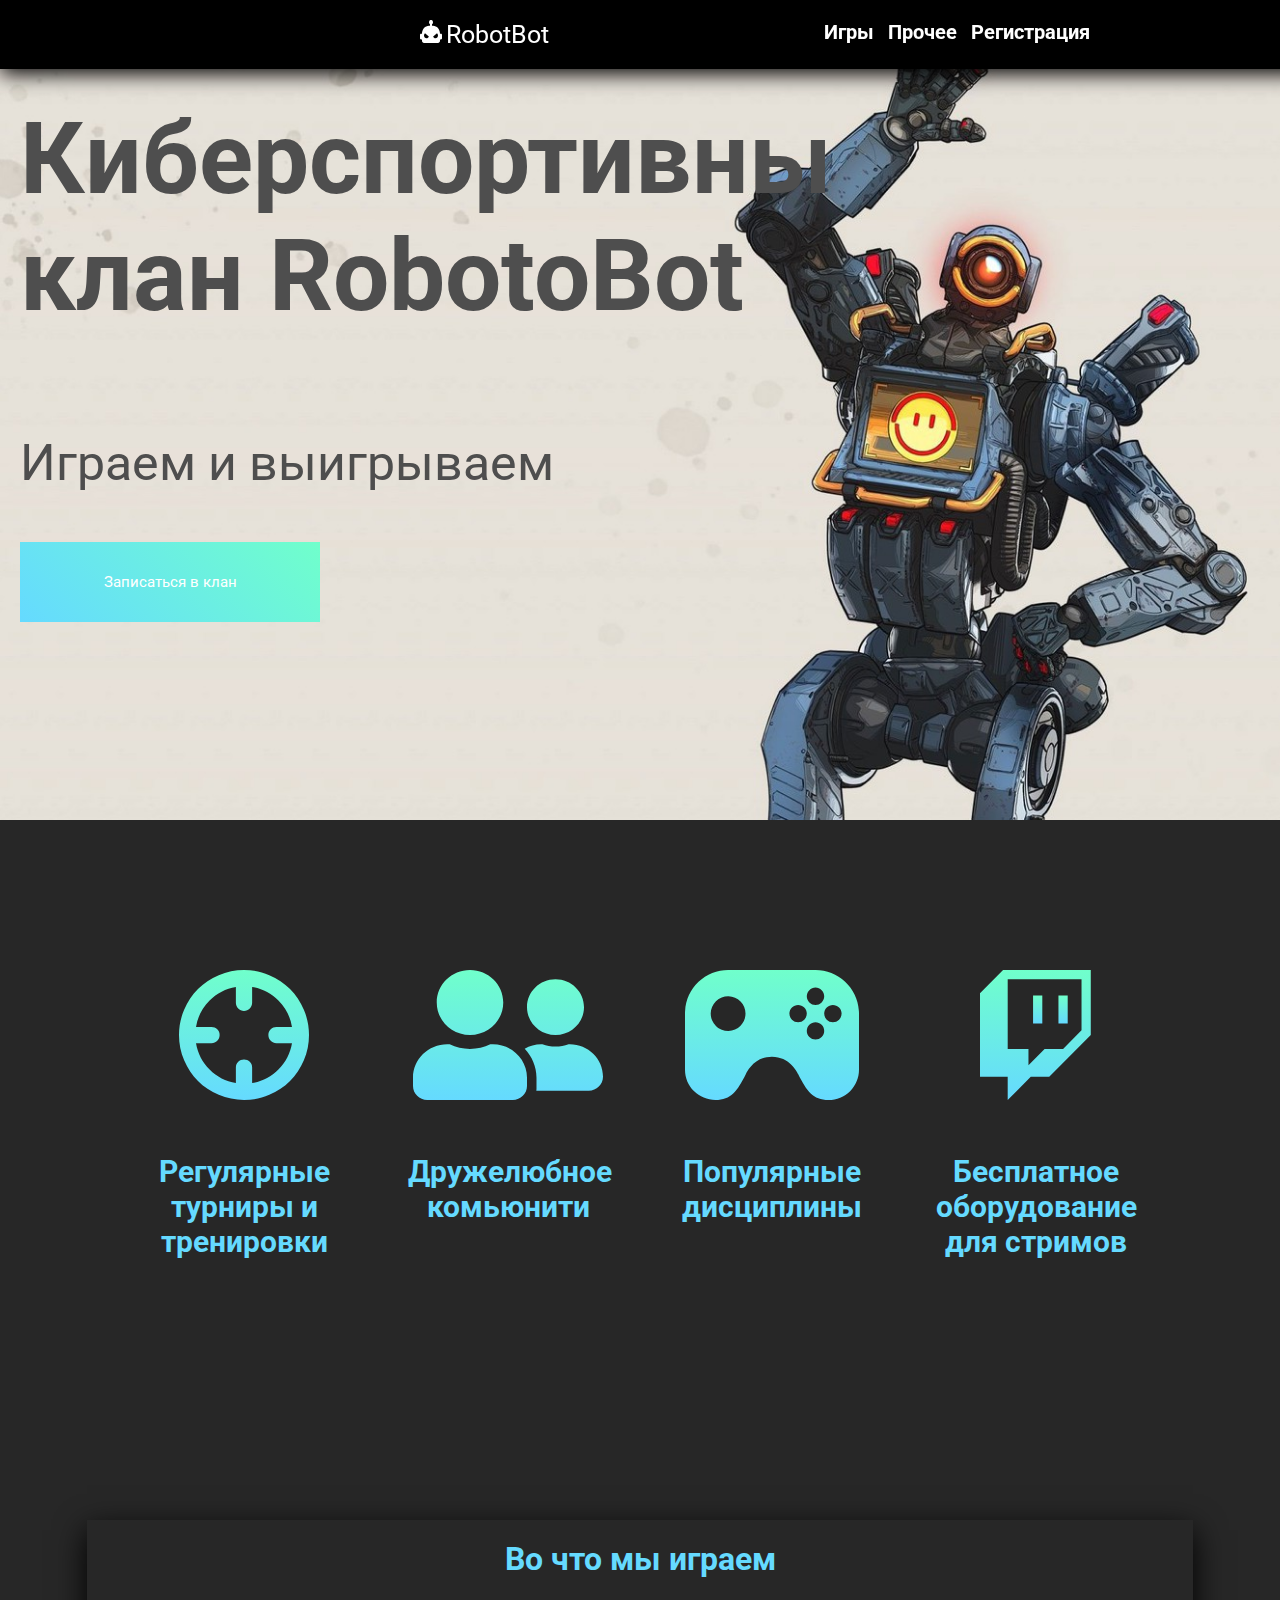
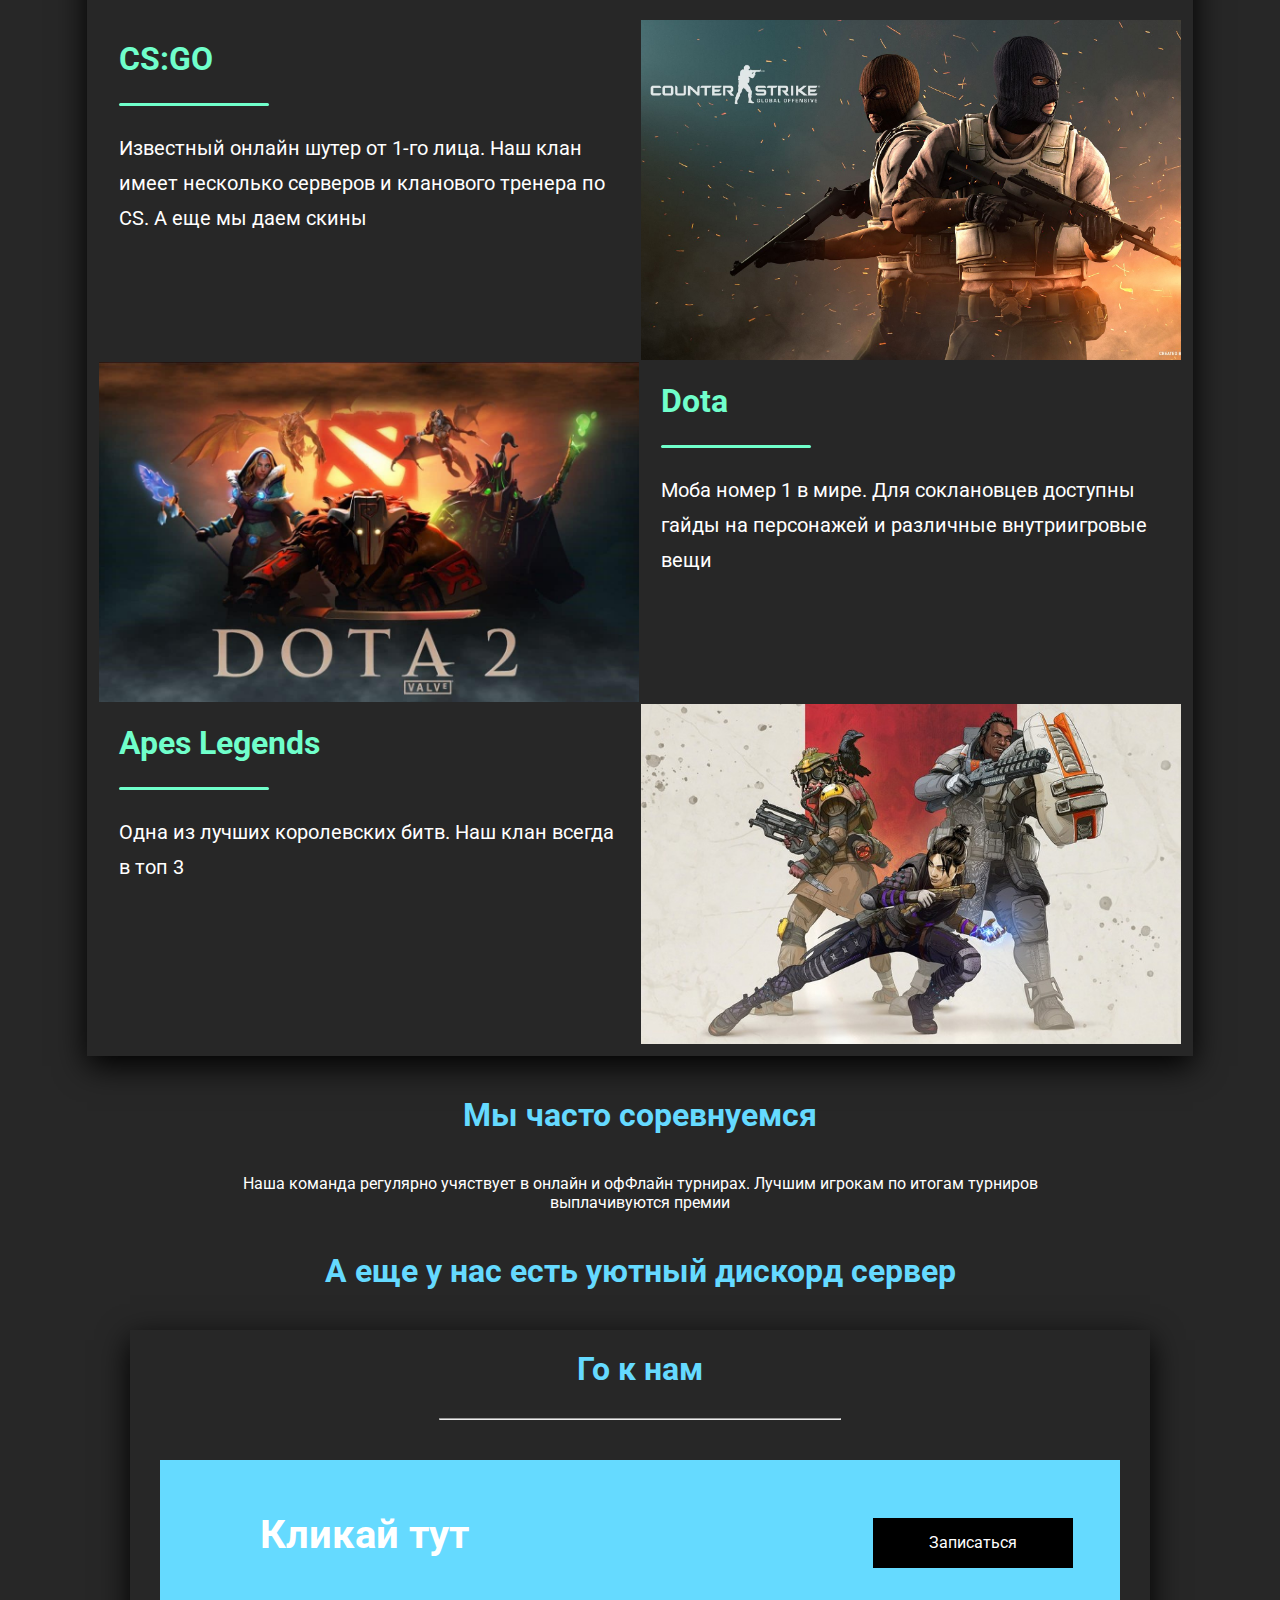
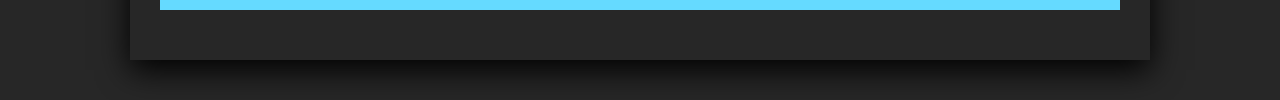
<file: index.html>
<!DOCTYPE html>
<html lang="en">
<head>
    <link rel="stylesheet" href="style.css">
    <title>RobotBot</title>
</head>
<body>
    <div class="divv">
        <a class="link1" href="">
            <img src="img/icons/site_logo.svg" alt="">
            <p class="p1">RobotBot</p>
        </a>
        <div class="divv2">
            <a class="p2" href="">Игры</a>
            <a class="p2" href="">Прочее</a>
            <a class="p2" href="">Регистрация</a>

        </div>
    </div>
    <div class="divv3">
        <h1 class="text1"> Киберспортивны <br> клан RobotoBot</h1>
        <p class="p3">Играем и выигрываем</p>
        <a class="link2" href="">Записаться в клан</a>
        
    </div>
    <div class="divv4">
        <div class="divv5">
            <img class="img1" src="img/icons/scope.svg" alt="">
            <h1 class="text2">Регулярные турниры и тренировки</h1>
            
        </div>
            
        <div class="divv5">
            <img class="img1" src="img/icons/friendly.svg" alt="">
            <h1 class="text2">Дружелюбное комьюнити</h1>
        </div>
            
        <div class="divv5">
            <img class="img1" src="img/icons/joystic.svg" alt="">
            <h1 class="text2">Популярные дисциплины</h1>
        </div>
            
        <div class="divv5">
            <img class="img1" src="img/icons/twitch.svg" alt="">
            <h1 class="text2">Бесплатное оборудование для стримов</h1>
        </div>
    </div>
    <div class="divv6">
        <h1 class="text3">Во что мы играем</h1>
        <table>
            <tr>
                <td>
                    <h1 class="text4">CS:GO</h1>
                    <hr class="hr1">
                    <p class="p4">Известный онлайн шутер от 1-го лица. Наш клан имеет несколько серверов и кланового тренера по CS. А еще мы даем скины </p>
                </td>
                <td class="img2"></td>
            </tr>
            <tr>
                <td class="img3"></td>
                <td>
                    <h1 class="text4">Dota</h1>
                    <hr class="hr1">
                    <p class="p4">Моба номер 1 в мире. Для соклановцев доступны гайды на персонажей и различные внутриигровые вещи  </p > 
                </td>
            </tr>
            <tr>
                <td>
                    <h1 class="text4">Apes Legends</h1>
                    <hr class="hr1">
                    <p class="p4">Одна из лучших королевских битв. Наш клан всегда в топ 3</p>
                </td>
                <td class="img4"></td>
            </tr>
        </table>
    </div>
    <h1 class="text7"> Mы часто соревнуемся</h1>
    <p class="p5">Наша команда регулярно учяствует в онлайн и офФлайн турнирах. Лучшим игрокам по итогам турниров <br> выплачивуются премии</p>
    <h1 class="text7">А еще у нас есть уютный дискорд сервер</h1>

    <div class="divv7">
        <h1 class="text5">Го к нам</h1>
        <hr class="hr2">
    <div class="divv8">
        <h1 class="text6">Кликай тут</h1>
        <a class="link3" href="regestration.html">Записаться</a>
    </div>
        
    </div>
    
</body>
</html>
</file>
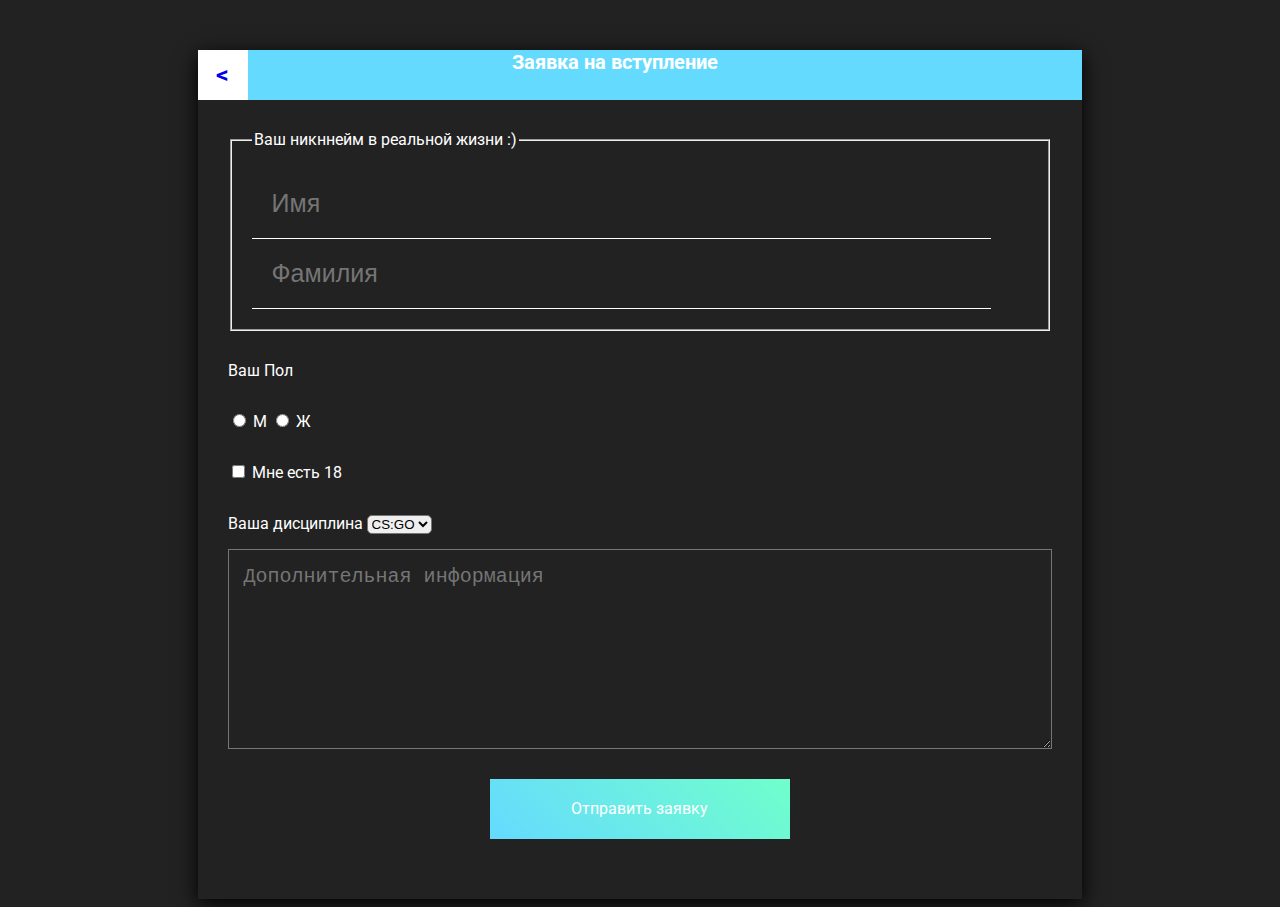
<file: regestration.html>
<!DOCTYPE html>
<html lang="en">
<head>
    <link rel="stylesheet" href="style2.css">
    <title>regestration</title>
</head>
<body>
    <div class="divv1">
        <div class="divv2">
            <a class="a1" href="index.html">< 
                </a>
            <h1 class="text1">Заявка на вступление</h1>
        </div>
        <div class="divv3">
            <fieldset class="fieldset1">
                <legend>Ваш никннейм в реальной жизни :)</legend>
                <input class="input1" type="text" placeholder="Имя">
                <input class="input1" type="text" placeholder="Фамилия">
            </fieldset>
            <p class="p1">Ваш Пол</p>
            <div>
                <input class="input2" type="radio" name="M">
                <p class="p2">М</p>
                <input class="input2" type="radio" name="M">
                <p class="p2">Ж</p>
            </div>
            <div>
                <input class="input2" type="checkbox">
                <p class="p2">Мне есть 18</p>
            </div>
            <div>
                <p class="p3">Ваша дисциплина</p>
                <select class="select1">
                    <option value="">CS:GO</option>
                    <option value="">Apex</option>
                    <option value="">Dota2</option>
                </select>
            </div>
                <textarea class="area1" name="" placeholder="Дополнительная информация" ></textarea>
        </div>
        <div class="divv4">
            <a class="a2" href="index.html">Отправить заявку</a>
        </div>
        


    </div>
</body>
</html>
</file>
<file: style.css>
@import url('https://fonts.googleapis.com/css2?family=Roboto:wght@300;400;700;900&display=swap');



.divv{
    background-color: black;
    padding: 20px;
    box-shadow: 0 5px 20px black;
    position: fixed;
    z-index: 3;
    width: 100%;
}
.p1{
    color: white;
    font-size: 25px;
    display: inline-block;
    
    
}

.link1{
    padding-left: 400px;
    

}

.divv2{
    float: right;
    padding-right: 200px;
    
}
.p2{
    color: white;
    text-decoration: none;
    padding-right: 10px;
    font-size: 20px;
    font-weight: 700;
    
    
}
.divv3{
    height: 80vh;
    background: url(img/apex-legends-pathfinder-robot-emoticons-saluting-futuristic.jpg) center/cover;
    position: relative;
    padding-top: 100px;
    padding-left: 20px;
}

.text1{
    color: #4e4e4e;
    font-size: 100px;
    margin-bottom: 100px;


}
.p3{
    color: #4e4e4e;
    font-size: 50px;
    

}

.link2{
    background: linear-gradient(45deg, #65DAFF, #70FFCB);
    display: block;
    margin-top: 50px;
    width: 300px;
    height: 80px;
    text-align: center;
    line-height: 80px;
    color: white;
    font-size: 15px;

}

.divv4{
    height: 700px;
    position: relative;
    text-align: center;

    
    

    
}
.divv5{
    display: inline-block;
    width: 200px;
    vertical-align: top;
    margin: 150px 30px;
    
    
}


.text2{
    display: block;
    text-align: center;
    color: #65DAFF;
    margin-top: 50px;
    font-size: 30px;

}

.img1{
    height: 130px;

}

.divv6{
    box-shadow: 0 10px 30px black;
    width: fit-content;
    margin: auto;
    padding-top: 20px;
    padding: 20px 10px 10px 10px;
}

.text3{
    text-align: center; 
    color: #65DAFF;
    margin-bottom: 40px;
    
}

td{
    width: 500px;
    height: 300px;
    vertical-align: top;
    padding: 20px;
}

.img2{
    background-image: url(img/csgo.jpg);
    background-position: center;
    background-size: cover;
}

.img3{
    background-image: url(img/dota2.jpg);
    background-position: center;
    background-size: cover;
}
.img4{
    background-image: url(img/apex.jpg);
    background-position: center;
    background-size: cover;
}

.text4{
    color: #70FFCB;


}

.p4{
    color: white;
    font-size: 20px;
    line-height: 35px;

}
.hr1{
    background-color: #70FFCB;
    width: 150px;
    border-radius: 50px;
    height: 3px;
    border: none;
    margin-top: 25px;
    margin-bottom: 25px;

}
.divv7{
    box-shadow: 0 10px 30px black;
    width: fit-content;
    margin: auto;
    padding-top: 20px;
    padding: 20px 10px 10px 10px;
    width: 1000px;
    height: 300px;
    margin-bottom: 40px;

}
.hr2{
    width: 400px;
    background-color: white;
    border-radius: 50px ;
    margin: auto;
    


}
.p5{
    text-align: center;
    color: white;
    margin-top: 40px;

}
.text7{
    text-align: center; 
    color: #65DAFF;
    margin-bottom: 40px;
    margin-top: 40px;

}

.text5{
    text-align: center;
    color:#65DAFF;
    margin-bottom: 30px;

}


.text6{
    color: white;
    line-height: 150px;
    display: inline-block;
    margin-left: 100px;
    font-size: 40px;
}

.link3{
    text-decoration: none;
    color: white;
    display: inline-block;
    background-color: black;
    width: 200px;
    height: 50px;
    text-align: center;
    line-height: 50px;
    margin-left: 400px;

    
    

}
.divv8{
    background-color: #65DAFF;
    margin: 40px 20px;
    
}



















*{
    margin: 0;
    text-decoration: none;
    font-family: Roboto;
}

body{
    background-color: rgb(39, 39, 39);
}
</file>
<file: style2.css>
@import url('https://fonts.googleapis.com/css2?family=Roboto:wght@300;400;700;900&display=swap');



.divv1{
    width: 70%;
    margin: auto;
    box-shadow: 0 5px 20px black;
    margin-top: 50px;
}
.a1{
    display: block;
    background-color: white;
    width: 50px;
    height: 50px;
    text-decoration: none;
    text-align: center;
    line-height: 50px;
    font-size: 25px;
    font-weight: 700;
    

}

.text1{
    position: absolute;
    top: 0;
    left: 40%;
    color: white;
    font-size: 20px;
    margin-top: 50px;
}

.divv2{
    background-color: #65DAFF;

}

body{
    background-color: #222222;
    font-family: Roboto;
    box-sizing: border-box;
}

.fieldset1{
    color: white;
    padding: 20px;
    margin-bottom: 30px;

}
.input1{
    background: none;
    border: none;
    width: 90%;
    border-bottom: 1px solid white;
    padding: 20px;
    font-size: 25px;
    color: white;
    outline: none;
}

.p1{
    color: white;

}

.input2{
    width: fit-content;
    display: inline-block;


}

.p2{
    display: inline-block;
    color: white;

}

.p3{
    display: inline-block;
    color: white;
}

.select1{
    display: inline-block;
    border-radius: 5px;
}
.area1{
    
    width: 100%;
    height: 200px;
    box-sizing: border-box;
    display: block;
    background-color: #222222;
    color: white;
    font-size: 20px;
    outline: none;
    padding: 15px;
}
.divv3{
    padding: 30px;
}

.divv4{
    padding-bottom: 60px;
}

.a2{
    background: linear-gradient(45deg, #65DAFF, #70FFCB);
    width: 300px;
    height: 40px;
    color: white;
    text-align: center;
    text-decoration: none;
    display: block;
    margin-left: 400px;
    margin: auto;
    padding-top: 20px;
}
</file>
